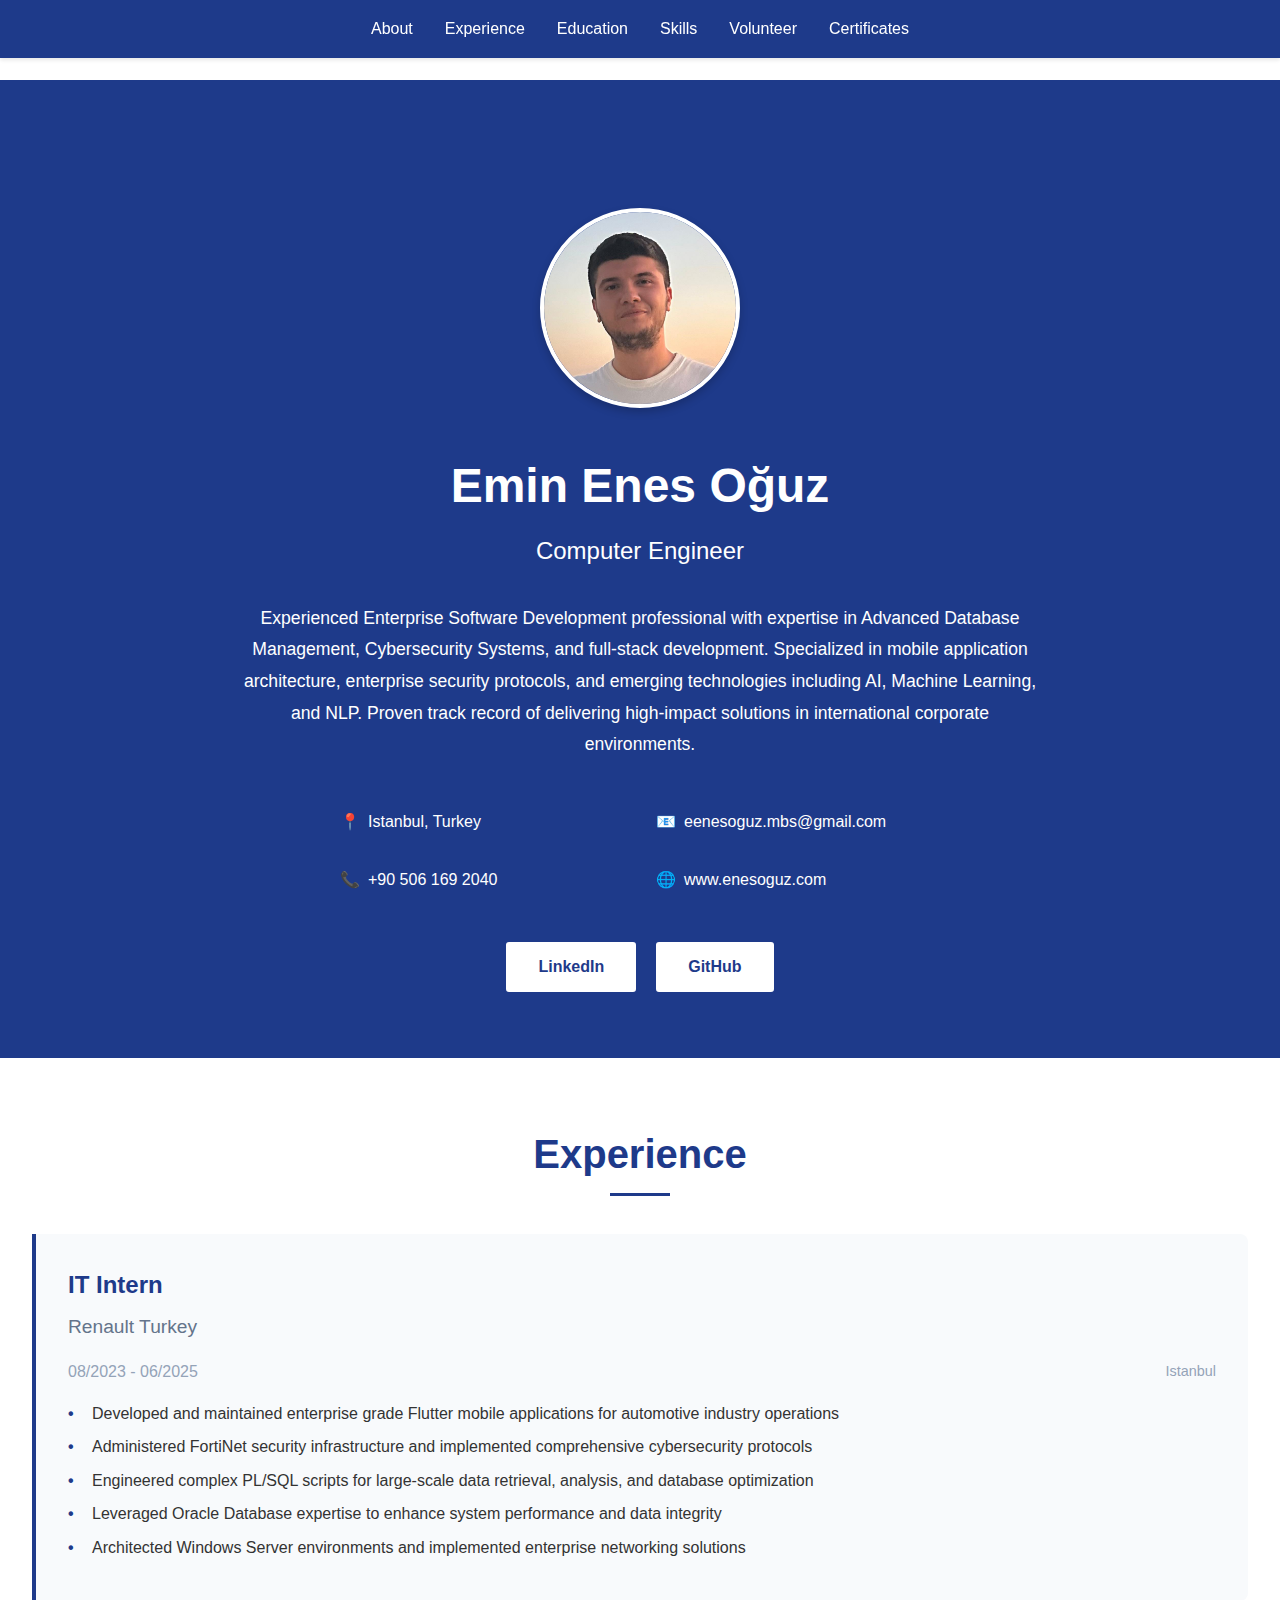
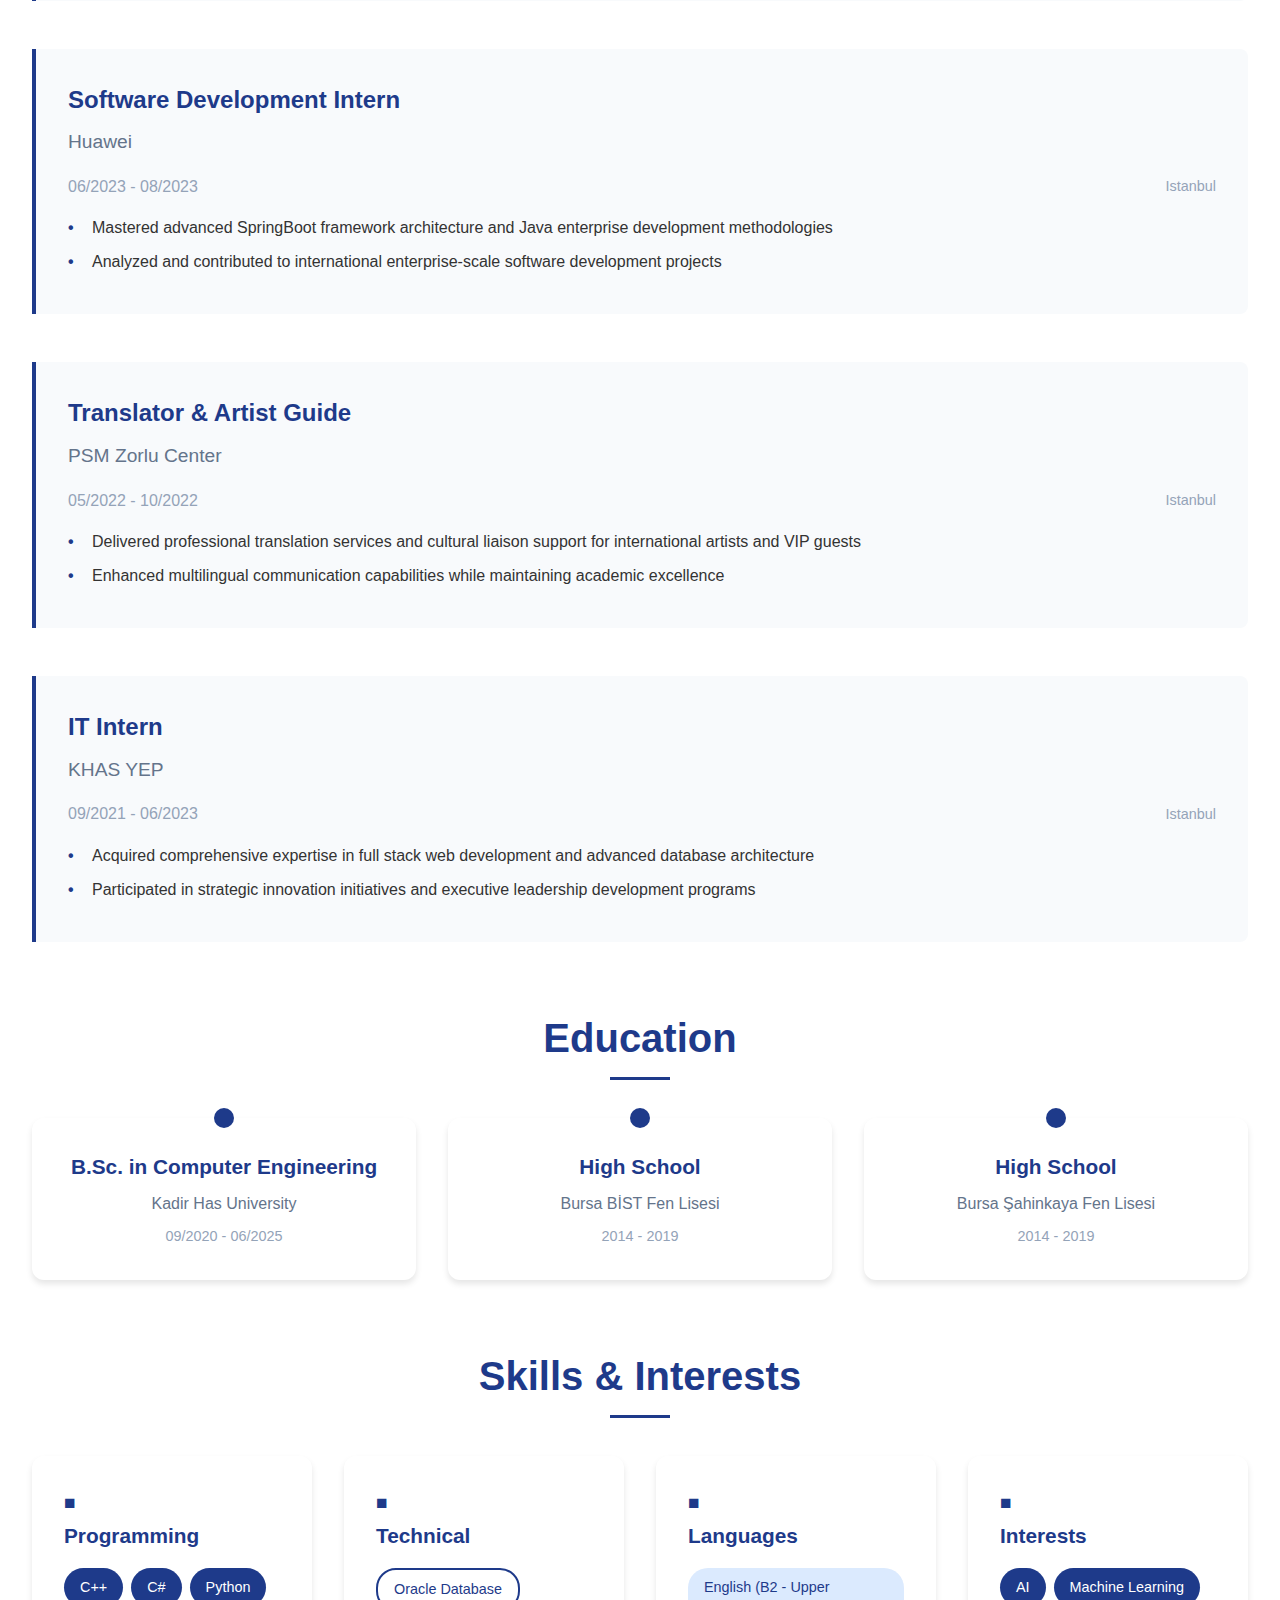
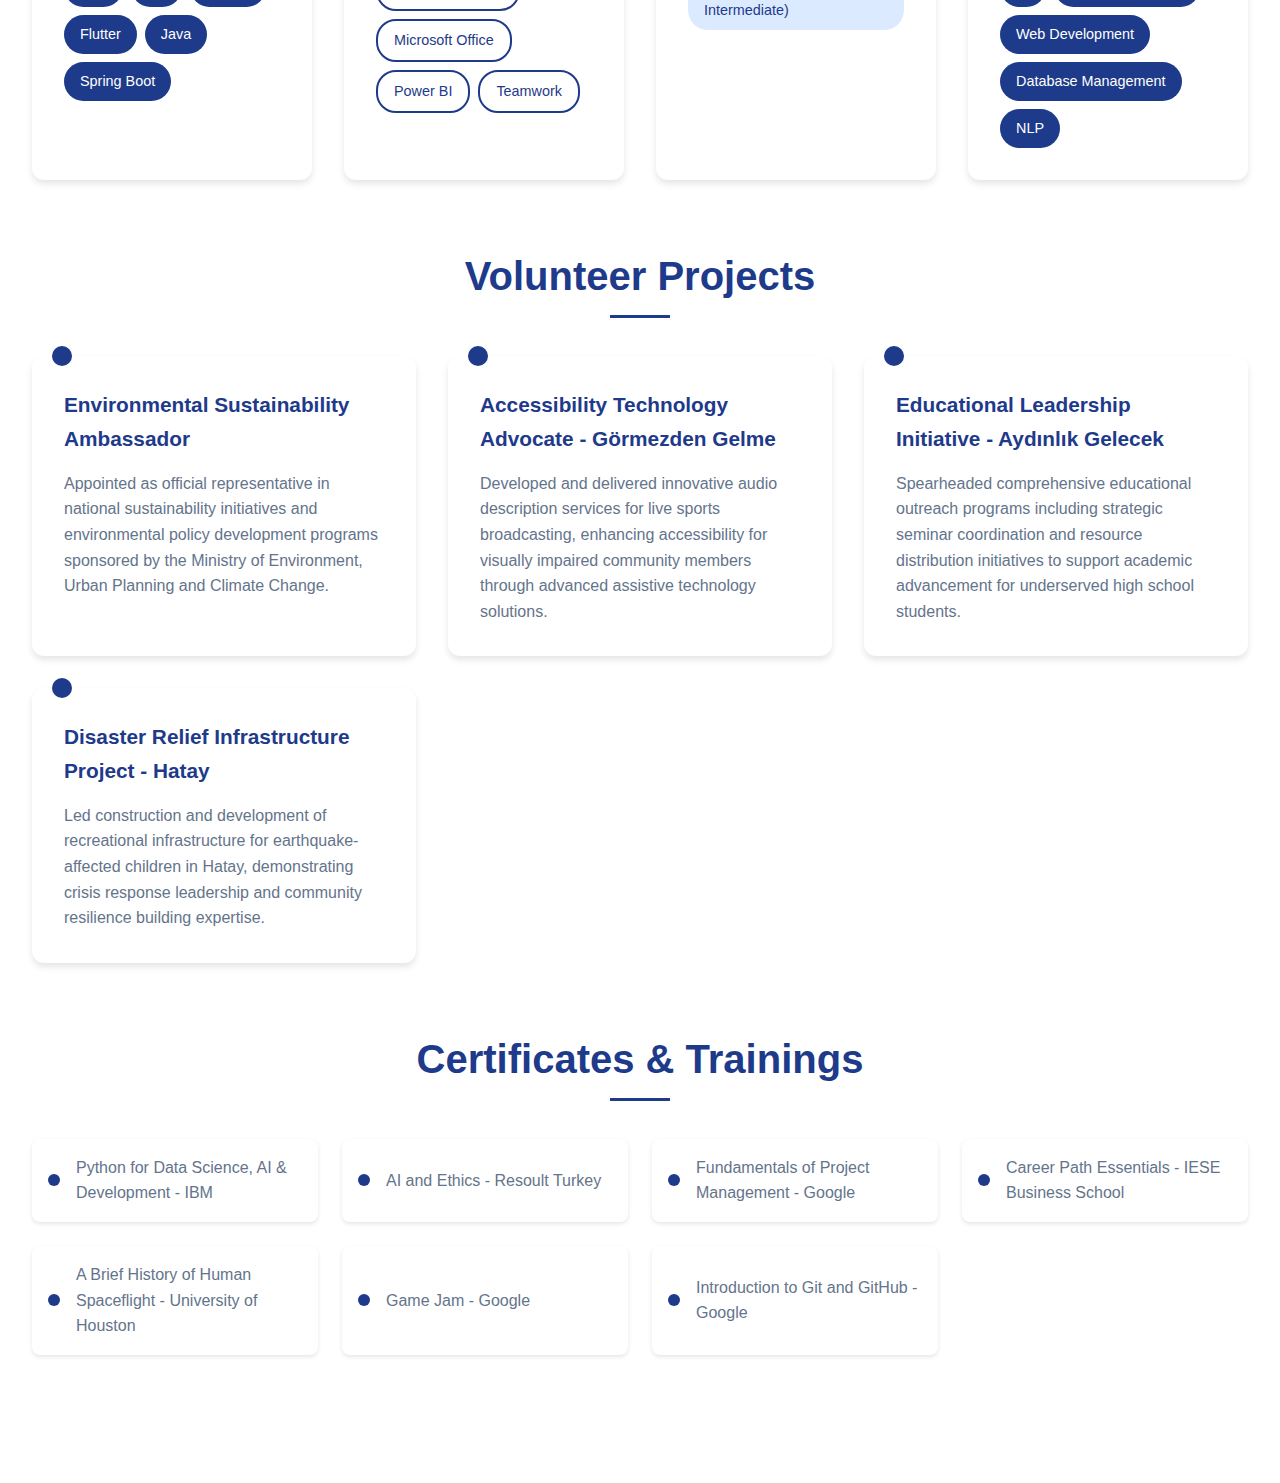
<file: index.html>
<!DOCTYPE html>
<html lang="en">
<head>
    <meta charset="UTF-8">
    <meta name="viewport" content="width=device-width, initial-scale=1.0">
    <title>Emin Enes Oğuz - Computer Engineer</title>
    <style>
        * {
            margin: 0;
            padding: 0;
            box-sizing: border-box;
        }

        body {
            font-family: 'Segoe UI', Tahoma, Geneva, Verdana, sans-serif;
            line-height: 1.6;
            color: #333;
        }

        /* Navigation */
        .navbar {
            background-color: #1e3a8a;
            padding: 1rem 0;
            position: fixed;
            width: 100%;
            top: 0;
            z-index: 1000;
            box-shadow: 0 2px 4px rgba(0,0,0,0.1);
        }

        .nav-links {
            display: flex;
            justify-content: center;
            list-style: none;
            gap: 2rem;
        }

        .nav-links a {
            color: white;
            text-decoration: none;
            font-weight: 500;
            transition: color 0.3s ease;
        }

        .nav-links a:hover {
            color: #60a5fa;
        }

        /* Header Section */
        .header {
            background-color: #1e3a8a;
            color: white;
            padding: 8rem 2rem 4rem;
            text-align: center;
            margin-top: 80px;
        }

        .header h1 {
            font-size: 3rem;
            font-weight: bold;
            margin-bottom: 0.5rem;
        }

        .header .title {
            font-size: 1.5rem;
            font-weight: normal;
            margin-bottom: 2rem;
        }

        .header .summary {
            font-size: 1.1rem;
            max-width: 800px;
            margin: 0 auto 3rem;
            line-height: 1.8;
        }

        .profile-photo {
            margin-bottom: 2rem;
        }

        .profile-img {
            width: 200px;
            height: 200px;
            border-radius: 50%;
            object-fit: cover;
            border: 4px solid white;
            box-shadow: 0 4px 8px rgba(0,0,0,0.2);
        }

        .contact-info {
            display: grid;
            grid-template-columns: 1fr 1fr;
            gap: 2rem;
            max-width: 600px;
            margin: 0 auto 3rem;
        }

        .contact-item {
            display: flex;
            align-items: center;
            gap: 0.5rem;
        }

        .social-buttons {
            display: flex;
            gap: 1rem;
            justify-content: center;
        }

        .btn {
            background-color: white;
            color: #1e3a8a;
            border: 2px solid #1e3a8a;
            padding: 0.75rem 2rem;
            border-radius: 5px;
            text-decoration: none;
            font-weight: 600;
            transition: all 0.3s ease;
        }

        .btn:hover {
            background-color: #1e3a8a;
            color: white;
        }

        /* Main Content */
        .main-content {
            background-color: white;
            padding: 4rem 2rem;
        }

        .section {
            margin-bottom: 4rem;
        }

        .section-title {
            text-align: center;
            font-size: 2.5rem;
            color: #1e3a8a;
            font-weight: bold;
            margin-bottom: 3rem;
            position: relative;
        }

        .section-title::after {
            content: '';
            position: absolute;
            bottom: -10px;
            left: 50%;
            transform: translateX(-50%);
            width: 60px;
            height: 3px;
            background-color: #1e3a8a;
        }

        /* Experience Section */
        .experience-item {
            margin-bottom: 3rem;
            padding: 2rem;
            border-left: 4px solid #1e3a8a;
            background-color: #f8fafc;
            border-radius: 0 8px 8px 0;
        }

        .job-title {
            font-size: 1.5rem;
            color: #1e3a8a;
            font-weight: bold;
            margin-bottom: 0.5rem;
        }

        .company {
            font-size: 1.2rem;
            color: #64748b;
            margin-bottom: 1rem;
        }

        .job-meta {
            display: flex;
            justify-content: space-between;
            align-items: center;
            margin-bottom: 1rem;
        }

        .dates {
            color: #94a3b8;
            font-weight: 500;
        }

        .location {
            color: #94a3b8;
            font-size: 0.9rem;
        }

        .job-description ul {
            list-style: none;
            padding-left: 0;
        }

        .job-description li {
            margin-bottom: 0.5rem;
            padding-left: 1.5rem;
            position: relative;
        }

        .job-description li::before {
            content: '•';
            color: #1e3a8a;
            font-weight: bold;
            position: absolute;
            left: 0;
        }

        /* Education Section */
        .education-grid {
            display: grid;
            grid-template-columns: repeat(auto-fit, minmax(300px, 1fr));
            gap: 2rem;
        }

        .education-card {
            background-color: white;
            padding: 2rem;
            border-radius: 12px;
            box-shadow: 0 4px 6px rgba(0,0,0,0.1);
            text-align: center;
            position: relative;
        }

        .education-card::before {
            content: '';
            position: absolute;
            top: -10px;
            left: 50%;
            transform: translateX(-50%);
            width: 20px;
            height: 20px;
            background-color: #1e3a8a;
            border-radius: 50%;
        }

        .education-title {
            font-size: 1.3rem;
            color: #1e3a8a;
            font-weight: bold;
            margin-bottom: 0.5rem;
        }

        .institution {
            color: #64748b;
            margin-bottom: 0.5rem;
        }

        .education-dates {
            color: #94a3b8;
            font-size: 0.9rem;
        }

        /* Skills Section */
        .skills-grid {
            display: grid;
            grid-template-columns: repeat(auto-fit, minmax(250px, 1fr));
            gap: 2rem;
        }

        .skill-category {
            background-color: white;
            padding: 2rem;
            border-radius: 12px;
            box-shadow: 0 4px 6px rgba(0,0,0,0.1);
        }

        .skill-category h3 {
            color: #1e3a8a;
            font-size: 1.3rem;
            margin-bottom: 1rem;
            display: flex;
            align-items: center;
            gap: 0.5rem;
        }

        .skill-category::before {
            content: '■';
            color: #1e3a8a;
            font-size: 1.2rem;
        }

        .skill-tags {
            display: flex;
            flex-wrap: wrap;
            gap: 0.5rem;
        }

        .skill-tag {
            padding: 0.5rem 1rem;
            border-radius: 20px;
            font-size: 0.9rem;
            font-weight: 500;
        }

        .skill-tag.filled {
            background-color: #1e3a8a;
            color: white;
        }

        .skill-tag.outlined {
            background-color: transparent;
            color: #1e3a8a;
            border: 2px solid #1e3a8a;
        }

        .skill-tag.light {
            background-color: #dbeafe;
            color: #1e3a8a;
        }

        /* Volunteer Section */
        .volunteer-grid {
            display: grid;
            grid-template-columns: repeat(auto-fit, minmax(300px, 1fr));
            gap: 2rem;
        }

        .volunteer-card {
            background-color: white;
            padding: 2rem;
            border-radius: 12px;
            box-shadow: 0 4px 6px rgba(0,0,0,0.1);
            position: relative;
        }

        .volunteer-card::before {
            content: '';
            position: absolute;
            top: -10px;
            left: 20px;
            width: 20px;
            height: 20px;
            background-color: #1e3a8a;
            border-radius: 50%;
        }

        .volunteer-title {
            font-size: 1.3rem;
            color: #1e3a8a;
            font-weight: bold;
            margin-bottom: 1rem;
        }

        .volunteer-description {
            color: #64748b;
            line-height: 1.6;
        }

        /* Certificates Section */
        .certificates-grid {
            display: grid;
            grid-template-columns: repeat(auto-fit, minmax(250px, 1fr));
            gap: 1.5rem;
        }

        .certificate-item {
            display: flex;
            align-items: center;
            gap: 1rem;
            padding: 1rem;
            background-color: white;
            border-radius: 8px;
            box-shadow: 0 2px 4px rgba(0,0,0,0.1);
        }

        .certificate-item::before {
            content: '';
            width: 12px;
            height: 12px;
            background-color: #1e3a8a;
            border-radius: 50%;
            flex-shrink: 0;
        }

        .certificate-text {
            color: #64748b;
            font-weight: 500;
        }

        /* Responsive Design */
        @media (max-width: 768px) {
            .navbar {
                padding: 0.5rem 0;
            }

            .nav-links {
                flex-direction: row;
                flex-wrap: wrap;
                gap: 1rem;
                justify-content: center;
                padding: 0 1rem;
            }

            .nav-links li {
                flex: 1;
                text-align: center;
                min-width: 80px;
            }

            .nav-links a {
                font-size: 0.9rem;
                padding: 0.5rem;
                display: block;
            }

            .header {
                padding: 6rem 1rem 3rem;
                margin-top: 100px;
            }

            .header h1 {
                font-size: 2rem;
            }

            .header .title {
                font-size: 1.2rem;
            }

            .profile-photo {
                margin-bottom: 1.5rem;
            }

            .profile-img {
                width: 150px;
                height: 150px;
            }

            .contact-info {
                grid-template-columns: 1fr;
                gap: 1rem;
                margin-bottom: 2rem;
            }

            .social-buttons {
                flex-direction: column;
                align-items: center;
                gap: 0.5rem;
            }

            .btn {
                padding: 0.6rem 1.5rem;
                font-size: 0.9rem;
            }

            .job-meta {
                flex-direction: column;
                align-items: flex-start;
                gap: 0.5rem;
            }

            .section-title {
                font-size: 2rem;
            }
        }
    </style>
</head>
<body>
    <!-- Navigation -->
    <nav class="navbar">
        <ul class="nav-links">
            <li><a href="#about">About</a></li>
            <li><a href="#experience">Experience</a></li>
            <li><a href="#education">Education</a></li>
            <li><a href="#skills">Skills</a></li>
            <li><a href="#volunteer">Volunteer</a></li>
            <li><a href="#certificates">Certificates</a></li>
        </ul>
    </nav>

    <!-- Header Section -->
    <header class="header" id="about">
        <div class="profile-photo">
            <img src="enesCV.jpeg" alt="Emin Enes Oğuz" class="profile-img">
        </div>
        <h1>Emin Enes Oğuz</h1>
        <p class="title">Computer Engineer</p>
        <p class="summary">
            Experienced Enterprise Software Development professional with expertise in Advanced Database Management, 
            Cybersecurity Systems, and full-stack development. Specialized in mobile application architecture, 
            enterprise security protocols, and emerging technologies including AI, Machine Learning, and NLP. 
            Proven track record of delivering high-impact solutions in international corporate environments.
        </p>
        <div class="contact-info">
            <div class="contact-item">
                <span>📍</span>
                <span>Istanbul, Turkey</span>
            </div>
            <div class="contact-item">
                <span>📧</span>
                <span>eenesoguz.mbs@gmail.com</span>
            </div>
            <div class="contact-item">
                <span>📞</span>
                <span>+90 506 169 2040</span>
            </div>
            <div class="contact-item">
                <span>🌐</span>
                <span>www.enesoguz.com</span>
            </div>
        </div>
        <div class="social-buttons">
            <a href="https://www.linkedin.com/in/enes-o%C4%9Fuz-b444b71b2/" class="btn" target="_blank">LinkedIn</a>
            <a href="https://github.com/enesoguzz" class="btn" target="_blank">GitHub</a>
        </div>
    </header>

    <!-- Main Content -->
    <main class="main-content">
        <!-- Experience Section -->
        <section class="section" id="experience">
            <h2 class="section-title">Experience</h2>
            
            <div class="experience-item">
                <h3 class="job-title">IT Intern</h3>
                <p class="company">Renault Turkey</p>
                <div class="job-meta">
                    <span class="dates">08/2023 - 06/2025</span>
                    <span class="location">Istanbul</span>
                </div>
                <div class="job-description">
                    <ul>
                        <li>Developed and maintained enterprise grade Flutter mobile applications for automotive industry operations</li>
                        <li>Administered FortiNet security infrastructure and implemented comprehensive cybersecurity protocols</li>
                        <li>Engineered complex PL/SQL scripts for large-scale data retrieval, analysis, and database optimization</li>
                        <li>Leveraged Oracle Database expertise to enhance system performance and data integrity</li>
                        <li>Architected Windows Server environments and implemented enterprise networking solutions</li>
                    </ul>
                </div>
            </div>

            <div class="experience-item">
                <h3 class="job-title">Software Development Intern</h3>
                <p class="company">Huawei</p>
                <div class="job-meta">
                    <span class="dates">06/2023 - 08/2023</span>
                    <span class="location">Istanbul</span>
                </div>
                <div class="job-description">
                    <ul>
                        <li>Mastered advanced SpringBoot framework architecture and Java enterprise development methodologies</li>
                        <li>Analyzed and contributed to international enterprise-scale software development projects</li>
                    </ul>
                </div>
            </div>

            <div class="experience-item">
                <h3 class="job-title">Translator & Artist Guide</h3>
                <p class="company">PSM Zorlu Center</p>
                <div class="job-meta">
                    <span class="dates">05/2022 - 10/2022</span>
                    <span class="location">Istanbul</span>
                </div>
                <div class="job-description">
                    <ul>
                        <li>Delivered professional translation services and cultural liaison support for international artists and VIP guests</li>
                        <li>Enhanced multilingual communication capabilities while maintaining academic excellence</li>
                    </ul>
                </div>
            </div>

            <div class="experience-item">
                <h3 class="job-title">IT Intern</h3>
                <p class="company">KHAS YEP</p>
                <div class="job-meta">
                    <span class="dates">09/2021 - 06/2023</span>
                    <span class="location">Istanbul</span>
                </div>
                <div class="job-description">
                    <ul>
                        <li>Acquired comprehensive expertise in full stack web development and advanced database architecture</li>
                        <li>Participated in strategic innovation initiatives and executive leadership development programs</li>
                    </ul>
                </div>
            </div>
        </section>

        <!-- Education Section -->
        <section class="section" id="education">
            <h2 class="section-title">Education</h2>
            <div class="education-grid">
                <div class="education-card">
                    <h3 class="education-title">B.Sc. in Computer Engineering</h3>
                    <p class="institution">Kadir Has University</p>
                    <p class="education-dates">09/2020 - 06/2025</p>
                </div>
                <div class="education-card">
                    <h3 class="education-title">High School</h3>
                    <p class="institution">Bursa BİST Fen Lisesi</p>
                    <p class="education-dates">2014 - 2019</p>
                </div>
                <div class="education-card">
                    <h3 class="education-title">High School</h3>
                    <p class="institution">Bursa Şahinkaya Fen Lisesi</p>
                    <p class="education-dates">2014 - 2019</p>
                </div>
            </div>
        </section>

        <!-- Skills Section -->
        <section class="section" id="skills">
            <h2 class="section-title">Skills & Interests</h2>
            <div class="skills-grid">
                <div class="skill-category">
                    <h3>Programming</h3>
                    <div class="skill-tags">
                        <span class="skill-tag filled">C++</span>
                        <span class="skill-tag filled">C#</span>
                        <span class="skill-tag filled">Python</span>
                        <span class="skill-tag filled">Flutter</span>
                        <span class="skill-tag filled">Java</span>
                        <span class="skill-tag filled">Spring Boot</span>
                    </div>
                </div>
                <div class="skill-category">
                    <h3>Technical</h3>
                    <div class="skill-tags">
                        <span class="skill-tag outlined">Oracle Database</span>
                        <span class="skill-tag outlined">Microsoft Office</span>
                        <span class="skill-tag outlined">Power BI</span>
                        <span class="skill-tag outlined">Teamwork</span>
                    </div>
                </div>
                <div class="skill-category">
                    <h3>Languages</h3>
                    <div class="skill-tags">
                        <span class="skill-tag light">English (B2 - Upper Intermediate)</span>
                    </div>
                </div>
                <div class="skill-category">
                    <h3>Interests</h3>
                    <div class="skill-tags">
                        <span class="skill-tag filled">AI</span>
                        <span class="skill-tag filled">Machine Learning</span>
                        <span class="skill-tag filled">Web Development</span>
                        <span class="skill-tag filled">Database Management</span>
                        <span class="skill-tag filled">NLP</span>
                    </div>
                </div>
            </div>
        </section>

        <!-- Volunteer Section -->
        <section class="section" id="volunteer">
            <h2 class="section-title">Volunteer Projects</h2>
            <div class="volunteer-grid">
                <div class="volunteer-card">
                    <h3 class="volunteer-title">Environmental Sustainability Ambassador</h3>
                    <p class="volunteer-description">
                        Appointed as official representative in national sustainability initiatives and environmental 
                        policy development programs sponsored by the Ministry of Environment, Urban Planning and Climate Change.
                    </p>
                </div>
                <div class="volunteer-card">
                    <h3 class="volunteer-title">Accessibility Technology Advocate - Görmezden Gelme</h3>
                    <p class="volunteer-description">
                        Developed and delivered innovative audio description services for live sports broadcasting, 
                        enhancing accessibility for visually impaired community members through advanced assistive technology solutions.
                    </p>
                </div>
                <div class="volunteer-card">
                    <h3 class="volunteer-title">Educational Leadership Initiative - Aydınlık Gelecek</h3>
                    <p class="volunteer-description">
                        Spearheaded comprehensive educational outreach programs including strategic seminar coordination 
                        and resource distribution initiatives to support academic advancement for underserved high school students.
                    </p>
                </div>
                <div class="volunteer-card">
                    <h3 class="volunteer-title">Disaster Relief Infrastructure Project - Hatay</h3>
                    <p class="volunteer-description">
                        Led construction and development of recreational infrastructure for earthquake-affected children 
                        in Hatay, demonstrating crisis response leadership and community resilience building expertise.
                    </p>
                </div>
            </div>
        </section>

        <!-- Certificates Section -->
        <section class="section" id="certificates">
            <h2 class="section-title">Certificates & Trainings</h2>
            <div class="certificates-grid">
                <div class="certificate-item">
                    <span class="certificate-text">Python for Data Science, AI & Development - IBM</span>
                </div>
                <div class="certificate-item">
                    <span class="certificate-text">AI and Ethics - Resoult Turkey</span>
                </div>
                <div class="certificate-item">
                    <span class="certificate-text">Fundamentals of Project Management - Google</span>
                </div>
                <div class="certificate-item">
                    <span class="certificate-text">Career Path Essentials - IESE Business School</span>
                </div>
                <div class="certificate-item">
                    <span class="certificate-text">A Brief History of Human Spaceflight - University of Houston</span>
                </div>
                <div class="certificate-item">
                    <span class="certificate-text">Game Jam - Google</span>
                </div>
                <div class="certificate-item">
                    <span class="certificate-text">Introduction to Git and GitHub - Google</span>
                </div>
            </div>
        </section>
    </main>

    <script>
        // Smooth scrolling for navigation links
        document.querySelectorAll('a[href^="#"]').forEach(anchor => {
            anchor.addEventListener('click', function (e) {
                e.preventDefault();
                const target = document.querySelector(this.getAttribute('href'));
                if (target) {
                    target.scrollIntoView({
                        behavior: 'smooth',
                        block: 'start'
                    });
                }
            });
        });

        // Add active class to navigation links on scroll
        window.addEventListener('scroll', () => {
            const sections = document.querySelectorAll('.section');
            const navLinks = document.querySelectorAll('.nav-links a');
            
            let current = '';
            sections.forEach(section => {
                const sectionTop = section.offsetTop;
                const sectionHeight = section.clientHeight;
                if (scrollY >= (sectionTop - 200)) {
                    current = section.getAttribute('id');
                }
            });

            navLinks.forEach(link => {
                link.classList.remove('active');
                if (link.getAttribute('href') === '#' + current) {
                    link.classList.add('active');
                }
            });
        });
    </script>
</body>
</html>
</file>
